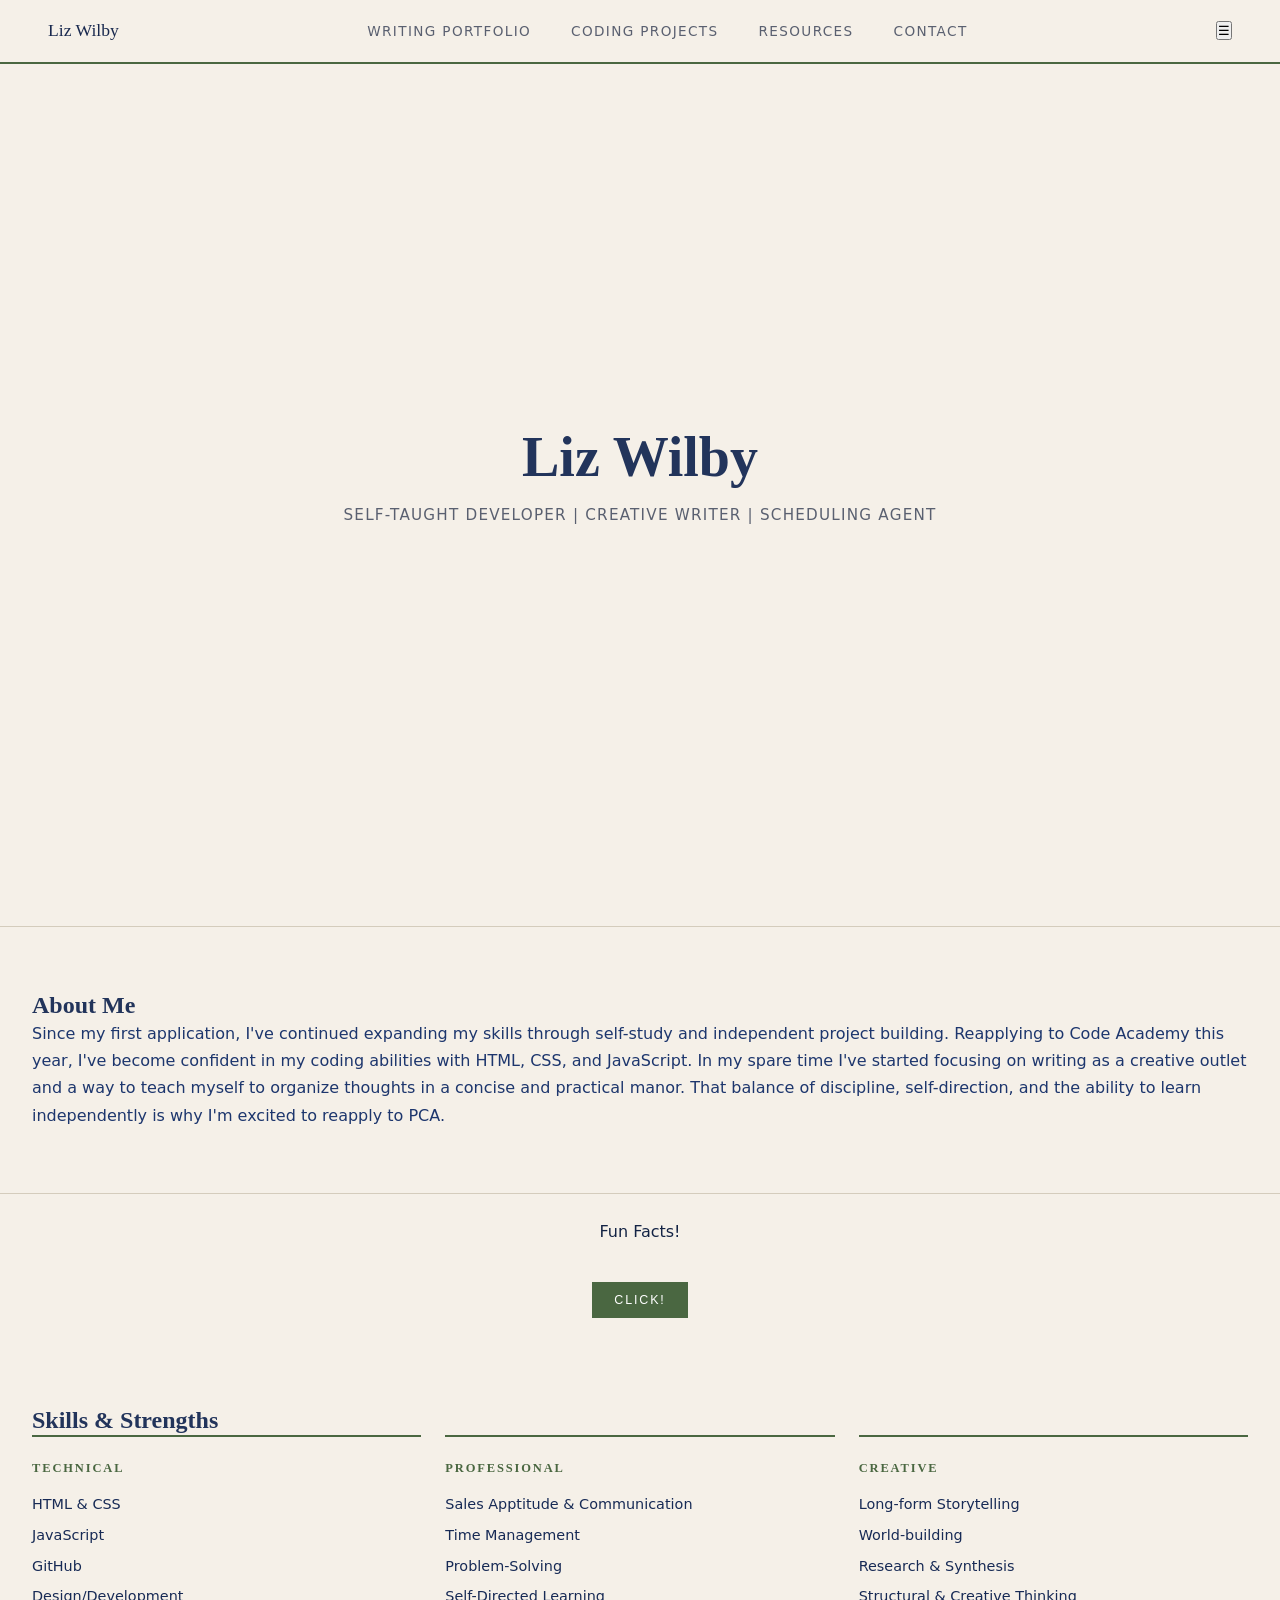
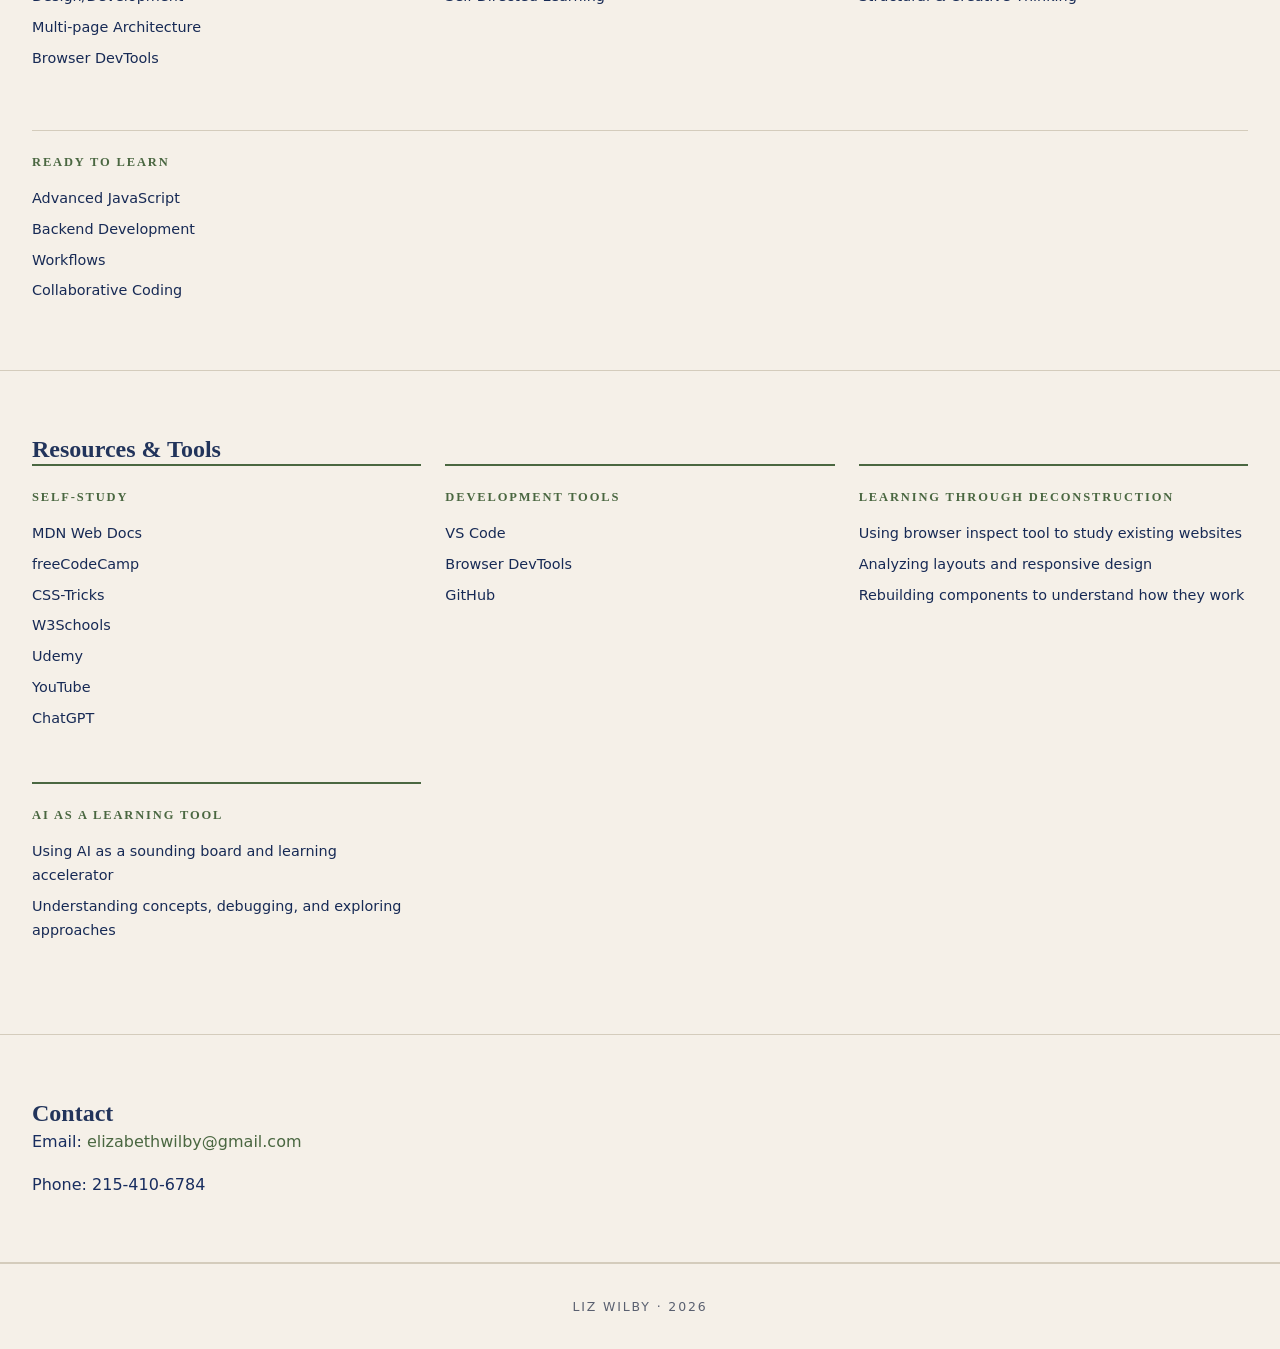
<file: index.html>
<!DOCTYPE html>
<html lang="en">
<head>
  <meta charset="UTF-8" />
  <meta name="viewport" content="width=device-width, initial-scale=1.0" />
  <title>Liz Wilby</title>
  <link rel="stylesheet" href="styles.css" />
</head>
<body>

  <!--nav -->
  <nav id="top-nav">
    <a href="index.html" class="nav-logo">Liz Wilby</a>
    <ul class="nav-links">
      <li><a href="writing.html">Writing Portfolio</a></li>
      <li><a href="projects.html">Coding Projects</a></li>
      <li><a href="#resources">Resources</a></li>
      <li><a href="#contact">Contact</a></li>
    </ul>
    <button class="nav-hamburger" id="hamburger">&#9776;</button><!--for mobile-->
  </nav>

  <!-- menu -->
  <div class="nav-mobile" id="nav-mobile">
    <a href="writing.html">Writing Portfolio</a>
    <a href="projects.html">Coding Projects</a>
    <a href="#resources">Resources</a>
    <a href="#contact">Contact</a>
  </div>

  <!--intro -->
  <section id="intro">
    <h1>Liz Wilby</h1>
    <p>Self-Taught Developer  |  Creative Writer  |  Scheduling Agent</p>
  </section>

  <!--about -->
  <section id="about">
    <h2>About Me</h2>
    <p>Since my first application, I've continued expanding my skills through self-study and independent project building.
    Reapplying to Code Academy this year, I've become confident in my coding abilities with HTML, CSS, and JavaScript. In my spare time I've started focusing on writing as a creative outlet and a way to teach myself to organize thoughts in a concise and practical manor.
    That balance of discipline, self-direction, and the ability to learn independently is why I'm excited to reapply to PCA.</p>
    <!--^add more to not good^-->
  </section>

  <!--fun fax! -->
  <div id="fact-box">
    <p id="fact-text">Fun Facts!</p>
    <button class="btn" onclick="newFact()">Click!</button>
  </div>

  <!--skills -->
  <section id="skills">
    <h2>Skills & Strengths</h2>

    <div class="skills-grid">
      <div class="skill-card">
        <h3>Technical</h3>
        <ul>
          <li>HTML & CSS</li>
          <li>JavaScript</li>
          <li>GitHub</li>
          <li>Design/Development</li>
          <li>Multi-page Architecture</li>
          <li>Browser DevTools</li>
        </ul>
      </div>

      <div class="skill-card">
        <h3>Professional</h3>
        <ul>
          <li>Sales Apptitude & Communication</li>
          <li>Time Management</li>
          <li>Problem-Solving</li>
          <li>Self-Directed Learning</li>
        </ul>
      </div>

      <div class="skill-card">
        <h3>Creative</h3>
        <ul>
          <li>Long-form Storytelling</li>
          <li>World-building</li>
          <li>Research & Synthesis</li>
          <li>Structural & Creative Thinking</li>
        </ul>
      </div>
    </div>

    <div class="skills-learning">
      <h3>Ready to Learn</h3>
      <ul>
        <li>Advanced JavaScript</li>
        <li>Backend Development</li>
        <li>Workflows</li>
        <li>Collaborative Coding</li>
      </ul>
    </div>
  </section>

  <!--resources -->
  <section id="resources">
    <h2>Resources & Tools</h2>

    <div class="resources-grid">
      <div class="resource-card">
        <h3>Self-Study</h3>
        <ul>
          <li>MDN Web Docs</li>
          <li>freeCodeCamp</li>
          <li>CSS-Tricks</li>
          <li>W3Schools</li>
          <li>Udemy</li>
          <li>YouTube</li>
          <li>ChatGPT</li>
        </ul>
      </div>

      <div class="resource-card">
        <h3>Development Tools</h3>
        <ul>
          <li>VS Code</li>
          <li>Browser DevTools</li>
          <li>GitHub</li>
        </ul>
      </div>

      <div class="resource-card">
        <h3>Learning Through Deconstruction</h3>
        <ul>
          <li>Using browser inspect tool to study existing websites</li>
          <li>Analyzing layouts and responsive design</li>
          <li>Rebuilding components to understand how they work</li>
        </ul>
      </div>

      <div class="resource-card">
        <h3>AI as a Learning Tool</h3>
        <ul>
          <li>Using AI as a sounding board and learning accelerator</li>
          <li>Understanding concepts, debugging, and exploring approaches</li>
        </ul>
      </div>
    </div>
  </section>

  <!--contact -->
  <section id="contact">
    <h2>Contact</h2>
    <p>Email: <a href="mailto:elizabethwilby@gmail.com">elizabethwilby@gmail.com</a></p>
    <p>Phone: 215-410-6784</p>
  </section>

  <!--f00ter -->
  <footer>
    <p>Liz Wilby  ·  2026</p>
  </footer>

  <script src="script.js"></script>
</body>
</html>
</file>
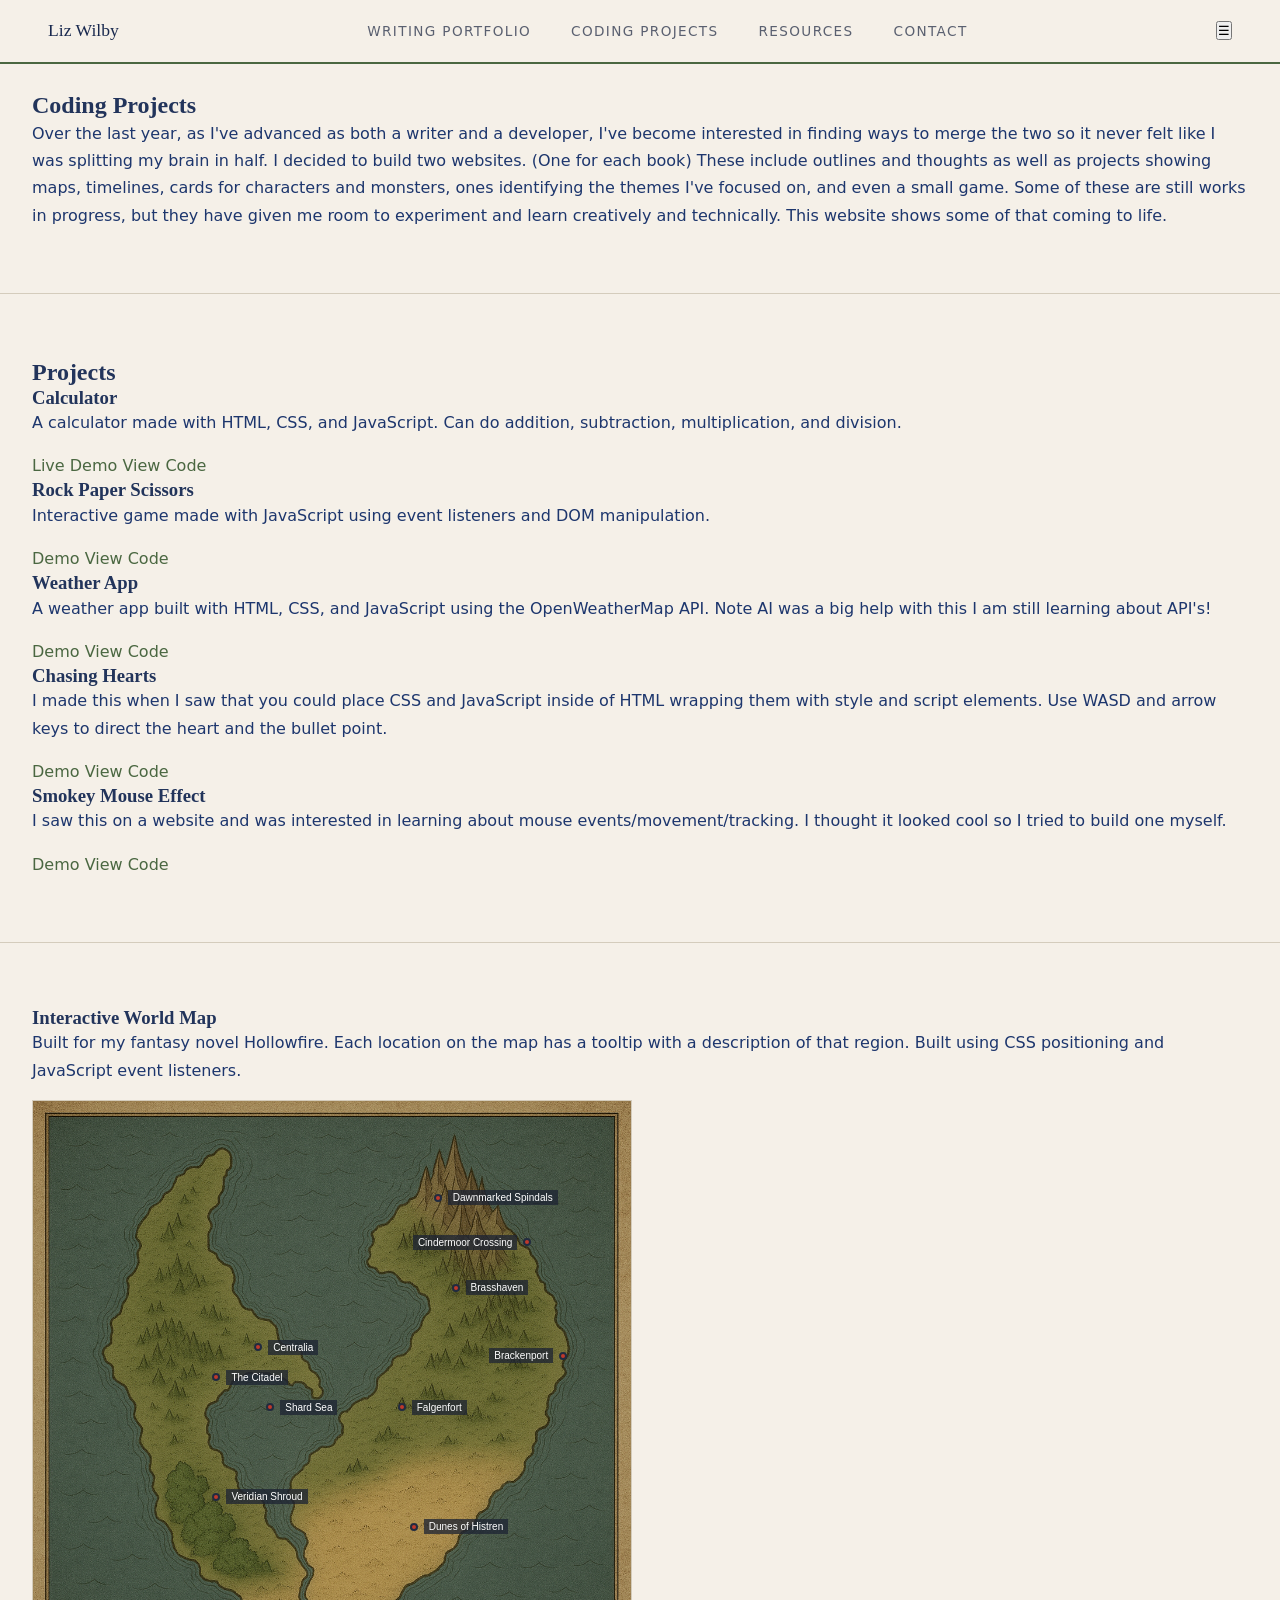
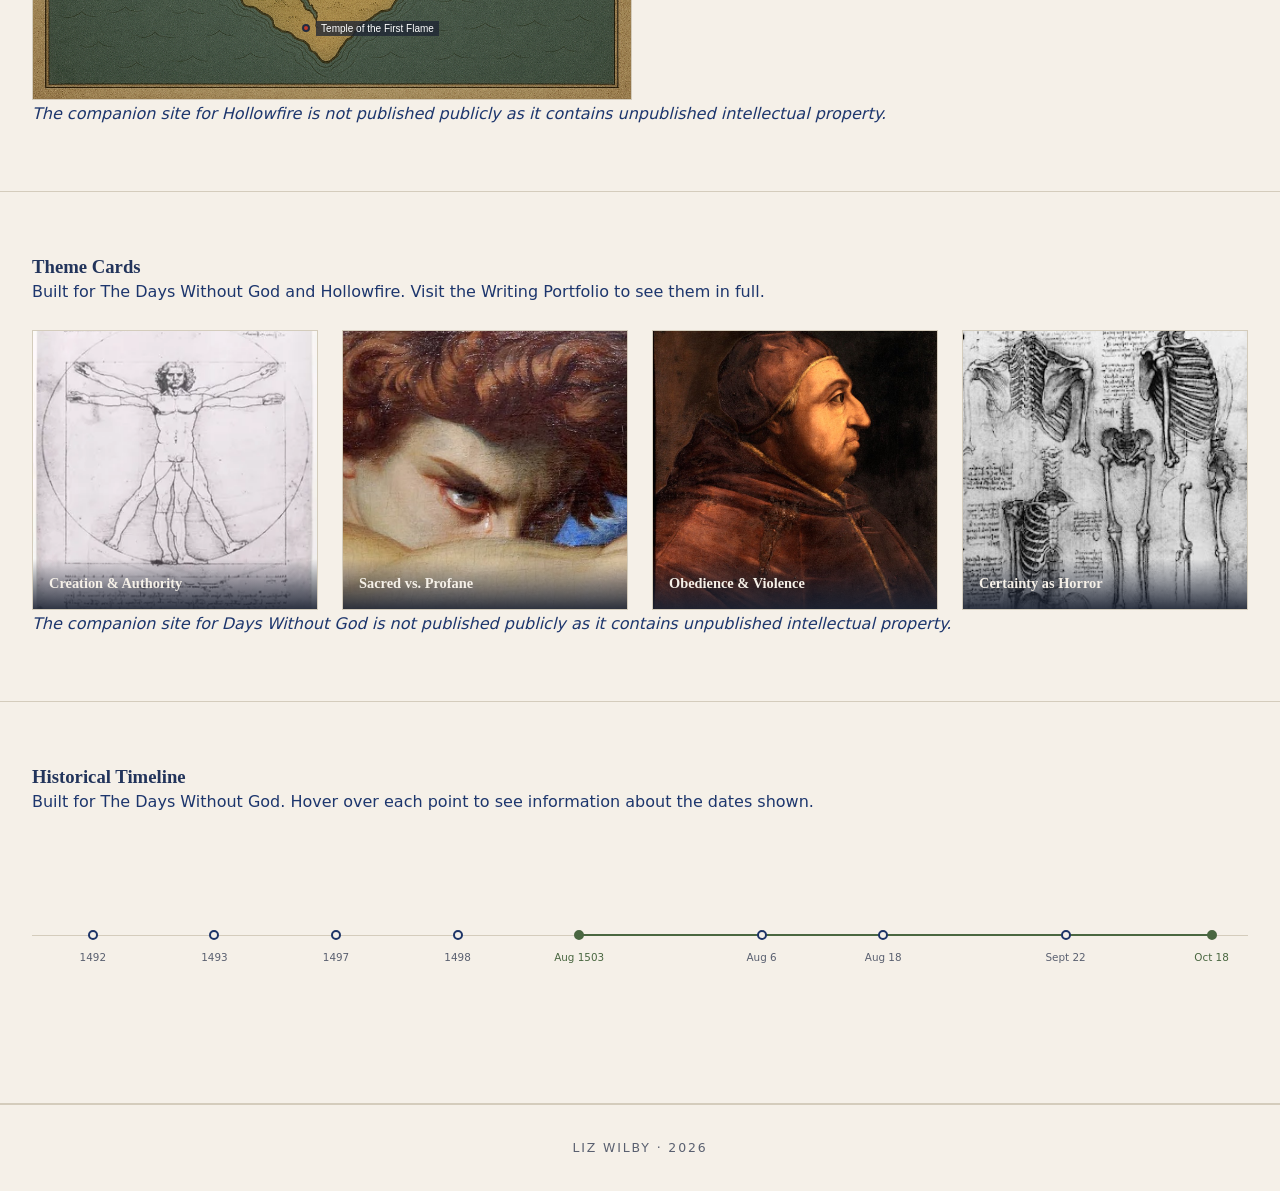
<file: projects.html>
<!DOCTYPE html>
<html lang="en">
<head>
  <meta charset="UTF-8" />
  <meta name="viewport" content="width=device-width, initial-scale=1.0" />
  <title>Liz Wilby — Coding Projects</title>
  <link rel="stylesheet" href="styles.css" />
</head>
<body>

  <!--nav -->
  <nav id="top-nav">
    <a href="index.html" class="nav-logo">Liz Wilby</a>
    <ul class="nav-links">
      <li><a href="writing.html">Writing Portfolio</a></li>
      <li><a href="projects.html">Coding Projects</a></li>
      <li><a href="index.html#resources">Resources</a></li>
      <li><a href="index.html#contact">Contact</a></li>
    </ul>
    <button class="nav-hamburger" id="hamburger">&#9776;</button> <!--for mobile-->
  </nav>

  <div class="nav-mobile" id="nav-mobile">
    <a href="writing.html">Writing Portfolio</a>
    <a href="projects.html">Coding Projects</a>
    <a href="index.html#resources">Resources</a>
    <a href="index.html#contact">Contact</a>
  </div>
  <!--intro-->
<section id="projects-intro">
    <h1>Coding Projects</h1>
    <p>Over the last year, as I've advanced as both a writer and a developer, I've become interested in finding ways to merge the two so it never felt like I was splitting my brain in half. I decided to build two websites. (One for each book) These include outlines and thoughts as well as projects showing maps, timelines, cards for characters and monsters, ones identifying the themes I've focused on, and even a small game. Some of these are still works in progress, but they have given me room to experiment and learn creatively and technically. This website shows some of that coming to life.</p>
    <!--strengthen^-->
  </section>
  <!-- projects -->
<section id="standalone-projects">
    <h2>Projects</h2>
  
    <div class="project-card">
      <h3>Calculator</h3>
      <p>A calculator made with HTML, CSS, and JavaScript. Can do addition, subtraction, multiplication, and division.</p>
      <a href="https://elizabeth-wilby.github.io/Calculator/" target="_blank">Live Demo</a>
      <a href="https://github.com/elizabeth-wilby/Calculator" target="_blank">View Code</a>
    </div>
  
    <div class="project-card">
      <h3>Rock Paper Scissors</h3>
      <p>Interactive game made with JavaScript using event listeners and DOM manipulation.</p>
      <a href="https://elizabeth-wilby.github.io/rock-paper-scissors/" target="_blank">Demo</a>
      <a href="https://github.com/elizabeth-wilby/rock-paper-scissors" target="_blank">View Code</a>
    </div>
    <div class="project-card">
      <h3>Weather App</h3>
      <p>A weather app built with HTML, CSS, and JavaScript using the OpenWeatherMap API. Note AI was a big help with this I am still learning about API's!</p>
      <a href="https://elizabeth-wilby.github.io/weather_App/" target="_blank">Demo</a>
      <a href="https://github.com/elizabeth-wilby/weather_App" target="_blank">View Code</a>
    </div>
    <div>
      <h3>Chasing Hearts</h3>
      <p>I made this when I saw that you could place CSS and JavaScript inside of HTML wrapping them with style and script elements. Use WASD and arrow keys to direct the heart and the bullet point.</p>
      <a href="https://elizabeth-wilby.github.io/chasinghearts/" target="_blank">Demo</a>
      <a href="https://github.com/elizabeth-wilby/chasinghearts" target="_blank"> View Code</a>
    </div>
    <div class="project-card">
      <h3>Smokey Mouse Effect</h3>
      <p>I saw this on a website and was interested in learning about mouse events/movement/tracking. I thought it looked cool so I tried to build one myself.</p>
      <a href="https://elizabeth-wilby.github.io/smokeymouse/" target="_blank">Demo</a>
      <a href="https://github.com/elizabeth-wilby/smokeymouse" target="_blank">View Code</a>
    </div>
  </section>
  <!--interactive map from playground  -->
<section id="map">
    <h3>Interactive World Map</h3>
    <p>Built for my fantasy novel Hollowfire. Each location on the map has a tooltip with a description of that region. Built using CSS positioning and JavaScript event listeners.</p>
  
    <div class="map-wrapper">
        <img src="Interactivemapimage.png" alt="Fantasy World Map" class="map-image">
        <button class="hotspot hotspot-mountains" data-region="mountains"><span class="pin"></span><span class="label">Dawnmarked Spindals</span></button>
        <button class="hotspot hotspot-desert" data-region="desert"><span class="pin"></span><span class="label">Dunes of Histren</span></button>
        <button class="hotspot hotspot-jungle" data-region="jungle"><span class="pin"></span><span class="label">Veridian Shroud</span></button>
        <button class="hotspot hotspot-channel" data-region="channel"><span class="pin"></span><span class="label">Shard Sea</span></button>
        <button class="hotspot hotspot-city" data-region="city"><span class="pin"></span><span class="label">Brasshaven</span></button>
        <button class="hotspot hotspot-city2" data-region="city2"><span class="pin"></span><span class="label">Centralia</span></button>
        <button class="hotspot hotspot-temple" data-region="temple"><span class="pin"></span><span class="label">Temple of the First Flame</span></button>
        <button class="hotspot hotspot-town" data-region="town"><span class="pin"></span><span class="label">Cindermoor Crossing</span></button>
        <button class="hotspot hotspot-town2" data-region="town2"><span class="pin"></span><span class="label">Brackenport</span></button>
        <button class="hotspot hotspot-town3" data-region="town3"><span class="pin"></span><span class="label">Falgenfort</span></button>
        <button class="hotspot hotspot-citadel" data-region="citadel"><span class="pin"></span><span class="label">The Citadel</span></button>
      </div>
      
      <div class="map-tooltip" id="map-tooltip"><strong></strong><p></p></div>

  
    <p><em>The companion site for Hollowfire is not published publicly as it contains unpublished intellectual property.</em></p>
  </section>
<!--flippy cards from playground -->
<section id="flip-cards">
    <h3>Theme Cards</h3>
    <p>Built for The Days Without God and Hollowfire. Visit the Writing Portfolio to see them in full.</p>
  
    <div class="theme-cards">
      <div class="theme-card">
        <div class="theme-card-inner">
          <div class="theme-card-front" style="background-image: url('Vitruvian-Man.webp');">
            <div class="card-overlay"><h3>Creation & Authority</h3></div>
          </div>
          <div class="theme-card-back">
            <p>If God won't act, can man act in His place? Girolamo believes every obstacle removed is proof of God's approval. Right and wrong and acting in desperation are meant to be judged by the reader.</p>
          </div>
        </div>
      </div>
  
      <div class="theme-card">
        <div class="theme-card-inner">
          <div class="theme-card-front" style="background-image: url('Fallen-Angel.jpg');">
            <div class="card-overlay"><h3>Sacred vs. Profane</h3></div>
          </div>
          <div class="theme-card-back">
            <p>Saints' relics stolen and reassembled. Not symbols but actual flesh and blood, stolen and repurposed for reassembly into one being. Creation or desecration?</p>
          </div>
        </div>
      </div>
  
      <div class="theme-card">
        <div class="theme-card-inner">
          <div class="theme-card-front" style="background-image: url('AlexanderVI.jpg');">
            <div class="card-overlay"><h3>Obedience & Violence</h3></div>
          </div>
          <div class="theme-card-back">
            <p>Murder a corrupt Pope to serve God. Obedience to higher authority requires disobedience to earthly power. Does serving God absolve that responsibility?</p>
          </div>
        </div>
      </div>
  
      <div class="theme-card">
        <div class="theme-card-inner">
          <div class="theme-card-front" style="background-image: url('anatomical-skeleton.jpg');">
            <div class="card-overlay"><h3>Certainty as Horror</h3></div>
          </div>
          <div class="theme-card-back">
            <p>Girolamo never doubts or questions himself. His certainty is absolute the way he views God's bestowed athority on himself.</p>
          </div>
        </div>
      </div>
    </div>
  
    <p><em>The companion site for Days Without God is not published publicly as it contains unpublished intellectual property.</em></p>
  </section>
  <!--timeline from playground -->
<section id="timeline">
    <h3>Historical Timeline</h3>
    <p>Built for The Days Without God. Hover over each point to see information about the dates shown.</p>
  
    <div class="timeline-container">
      <div class="timeline">
        <div class="timeline-line"></div>
        <div class="novel-span" style="left: 45%; width: 52%;"></div>
  
        <div class="timeline-event" style="left: 5%;">
          <div class="timeline-dot"></div>
          <div class="timeline-label">1492</div>
          <div class="timeline-popup"><strong>1492</strong><p>Rodrigo Borgia elected Pope Alexander VI through simony</p></div>
        </div>
  
        <div class="timeline-event" style="left: 15%;">
          <div class="timeline-dot"></div>
          <div class="timeline-label">1493</div>
          <div class="timeline-popup"><strong>1493</strong><p>Cesare Borgia made Cardinal at age 18</p></div>
        </div>
  
        <div class="timeline-event" style="left: 25%;">
          <div class="timeline-dot"></div>
          <div class="timeline-label">1497</div>
          <div class="timeline-popup"><strong>1497</strong><p>Juan Borgia murdered in Rome</p></div>
        </div>
  
        <div class="timeline-event" style="left: 35%;">
          <div class="timeline-dot"></div>
          <div class="timeline-label">1498</div>
          <div class="timeline-popup"><strong>1498</strong><p>Savonarola executed in Florence for heresy</p></div>
        </div>
  
        <div class="timeline-event" style="left: 45%;">
          <div class="timeline-dot novel-start"></div>
          <div class="timeline-label novel-label">Aug 1503</div>
          <div class="timeline-popup"><strong>Early August 1503</strong><p>Novel begins</p></div>
        </div>
  
        <div class="timeline-event" style="left: 60%;">
          <div class="timeline-dot"></div>
          <div class="timeline-label">Aug 6</div>
          <div class="timeline-popup"><strong>August 6, 1503</strong><p>Pope Alexander VI falls gravely ill</p></div>
        </div>
  
        <div class="timeline-event" style="left: 70%;">
          <div class="timeline-dot"></div>
          <div class="timeline-label">Aug 18</div>
          <div class="timeline-popup"><strong>August 18, 1503</strong><p>Pope Alexander VI dies</p></div>
        </div>
  
        <div class="timeline-event" style="left: 85%;">
          <div class="timeline-dot"></div>
          <div class="timeline-label">Sept 22</div>
          <div class="timeline-popup"><strong>September 22, 1503</strong><p>Cardinal Girolamo elected Pope Pius III</p></div>
        </div>
  
        <div class="timeline-event" style="left: 97%;">
          <div class="timeline-dot novel-end"></div>
          <div class="timeline-label novel-label">Oct 18</div>
          <div class="timeline-popup"><strong>October 18, 1503</strong><p>Pope Pius III dies after 26 days. Novel ends.</p></div>
        </div>
      </div>
    </div>
  </section>

  <!--f00ter -->
  <footer>
    <p>Liz Wilby  ·  2026</p>
  </footer>
  <script src="script.js"></script>
</body>
</html>
</file>
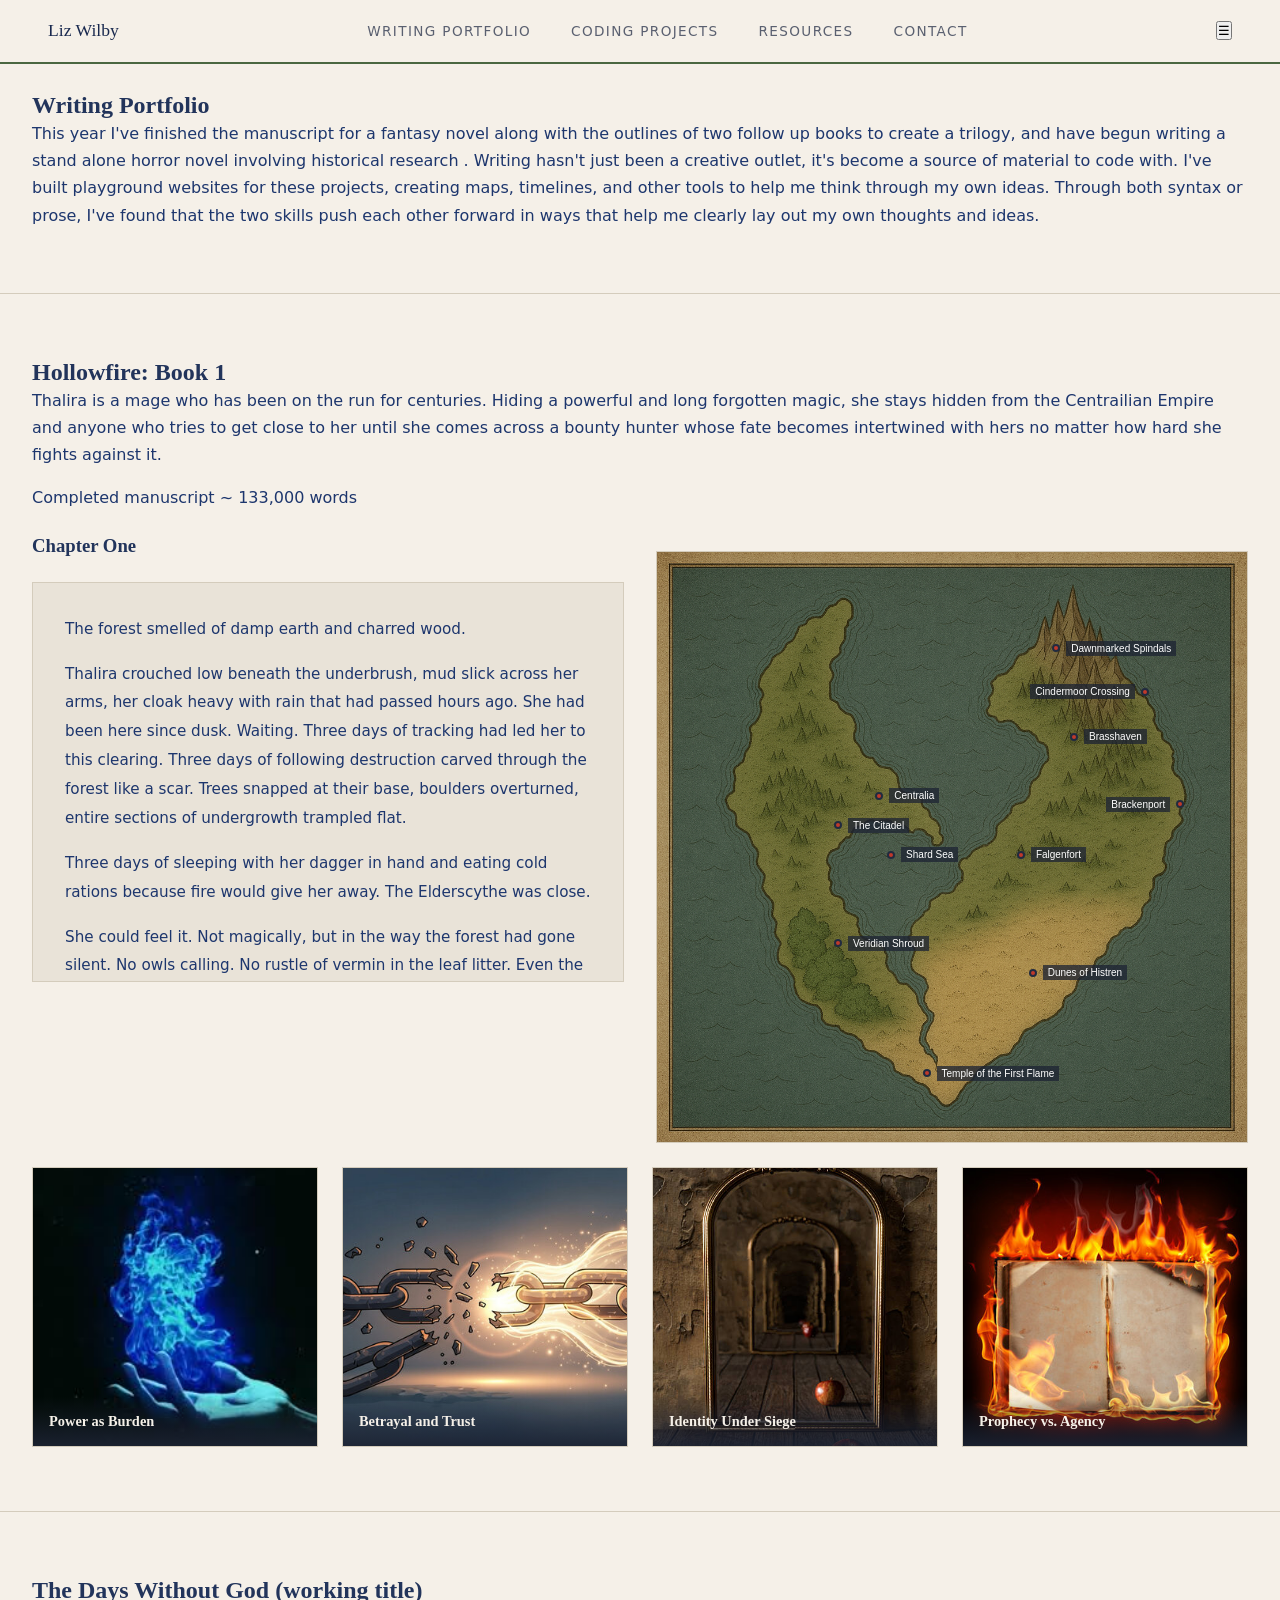
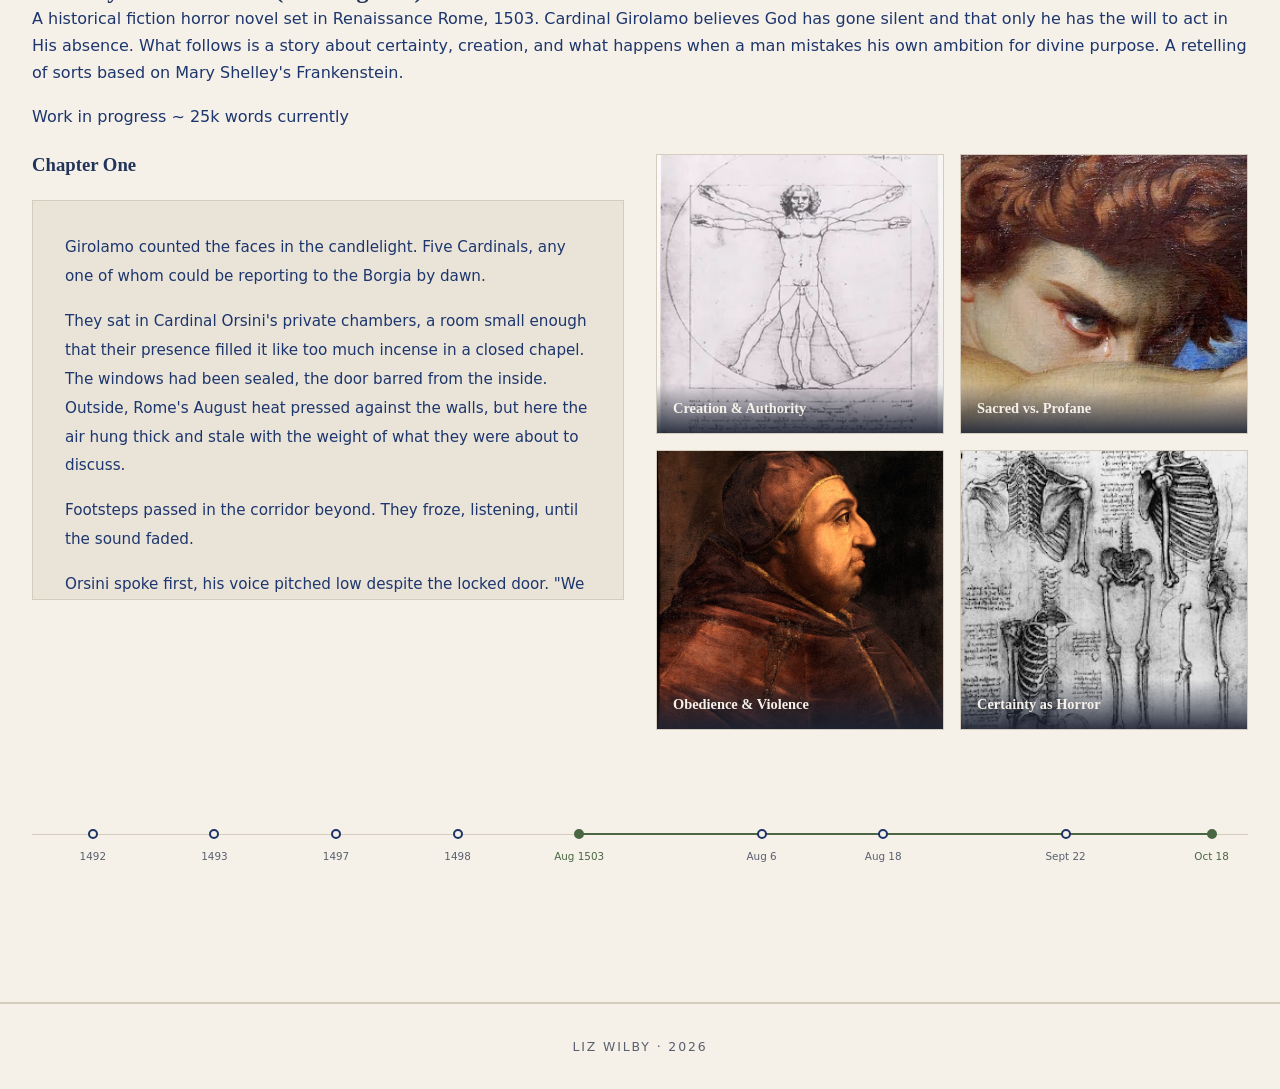
<file: writing.html>
<!DOCTYPE html>
<html lang="en">
<head>
  <meta charset="UTF-8" />
  <meta name="viewport" content="width=device-width, initial-scale=1.0" />
  <title>Liz Wilby — Writing Portfolio</title>
  <link rel="stylesheet" href="styles.css" />
</head>
<body>

  <!--nav -->
  <nav id="top-nav">
    <a href="index.html" class="nav-logo">Liz Wilby</a>
    <ul class="nav-links">
      <li><a href="writing.html">Writing Portfolio</a></li>
      <li><a href="projects.html">Coding Projects</a></li>
      <li><a href="index.html#resources">Resources</a></li>
      <li><a href="index.html#contact">Contact</a></li>
    </ul>
    <button class="nav-hamburger" id="hamburger">&#9776;</button><!--mobile-->
  </nav>

  <div class="nav-mobile" id="nav-mobile">
    <a href="writing.html">Writing Portfolio</a>
    <a href="projects.html">Coding Projects</a>
    <a href="index.html#resources">Resources</a>
    <a href="index.html#contact">Contact</a>
  </div>
  <!--intro -->
<section id="writing-intro">
  <h1>Writing Portfolio</h1>
  <p>This year I've finished the manuscript for a fantasy novel along with the outlines of two follow up books to create a trilogy, and have begun writing a stand alone horror novel involving historical research . Writing hasn't just been a creative outlet, it's become a source of material to code with. I've built playground websites for these projects, creating maps, timelines, and other tools to help me think through my own ideas. Through both syntax or prose, I've found that the two skills push each other forward in ways that help me clearly lay out my own thoughts and ideas.</p>
  <!--revisit^-->
</section>
<!--hollowfire -->
<section id="hollowfire">
  <h2>Hollowfire: Book 1</h2>
  <p> Thalira is a mage who has been on the run for centuries. Hiding a powerful and long forgotten magic, she stays hidden from the Centrailian Empire and anyone who tries to get close to her until she comes across a bounty hunter whose fate becomes intertwined with hers no matter how hard she fights against it.</p>
  <p>Completed manuscript ~ 133,000 words</p>
  <!--more^-->

  <div class="hollowfire-grid">
    <div>
      <h3>Chapter One</h3>
      <div class="writing-sample-box">
        <p>The forest smelled of damp earth and charred wood.</p>
        <p>Thalira crouched low beneath the underbrush, mud slick across her arms, her cloak heavy with rain that had passed hours ago. She had been here since dusk. Waiting. Three days of tracking had led her to this clearing. Three days of following destruction carved through the forest like a scar. Trees snapped at their base, boulders overturned, entire sections of undergrowth trampled flat.</p>
        <p>Three days of sleeping with her dagger in hand and eating cold rations because fire would give her away. The Elderscythe was close.</p>        
        <p>She could feel it. Not magically, but in the way the forest had gone silent. No owls calling. No rustle of vermin in the leaf litter. Even the insects had fled, leaving behind a stillness so complete it pressed against her eardrums.</p>
        <p>The village elder had been desperate when she'd stopped to resupply. The creature had demolished half their grain stores, crushed a farmer's cart, and nearly killed a hunting party that got too close. Brute strength and pure aggression. No cunning or strategy, just raw destructive force.</p>
        <p>The bounty was decent enough to keep her fed and moving for another month so she wouldn't have to stop more than necessary. Lingering anywhere for too long always brought curiosity from people, and the last thing she wanted was a conversation long enough to create an impression on some wide-eyed town folk eager to tell stories in the local tavern.</p>
        <p>Her fingers brushed the hilt of her dagger. The leather grip was worn smooth, molded to her palm after a few decades of use.</p>
        <p>The creature would return to its territory eventually. They always did. These predators were predictable that way.</p>
        <p>She just had to be patient.</p>
        <p>Moonlight filtered through the canopy in pale threads, illuminating patches of ground in silver. Her left leg had gone numb from holding position. She shifted her weight carefully, feeling pins and needles crawl up her thigh. A bead of sweat tracked down her spine despite the cool night air.</p>
        <p>Time stretched as the moon climbed higher. Its light shifted through branches, painting new shadows across the clearing. Her back ached. Her neck had started to cramp. She focused on her breathing, on the rhythm of it, on staying perfectly still.</p>
        <p>Then, somewhere in the darkness beyond the clearing, a branch cracked under weight.</p>
        <p>Thalira felt her pulse kick against her neck as she held her breath. Motionless, listening.</p>
        <p>The sound didn't repeat. She counted seconds, then a full minute. Nothing moved. Just the forest settling, she told herself. A deer, startled. Probably already gone.</p>
        <p>She exhaled slowly, letting her shoulders drop half an inch.</p>
        <p>A small gust of wind shifted through the air. Thalira's senses prickled. Something heavy was pushing through the branches. The snap of wood breaking echoed across the open space.</p>
        <p>Thalira steadied herself, slowly brushing her cloak back over her shoulders, readying to move at the right moment.</p>
        <p>The Elderscythe emerged from the tree line like something dragged up from deep earth.</p>
        <p>It was massive. Easily twice the size of a bear but low to the ground like a salamander. Mottled gray-green and black scales covered its body. Thick plates overlapping across its back and shoulders. Four powerful legs ended in webbed claws that dug furrows into the earth with each step. Its tail was long and muscular, ridged with bone, dragging behind and leaving the soft ground freshly turned.</p>
        <p>It turned its broad, flat head, taking in the clearing as it left the treeline. Its eyes were lightless black voids. She knew it hunted through scent and vibration, using its snout to taste the air as she watched the flaps of its nostrils open and close with each rattling breath. Her presence would be known soon.</p>
        <p>It circled the clearing slowly, claws churning earth, testing the space. Searching.</p>
        <p>Thalira waited until it turned its flank toward her.</p>
        <p>When she moved, she was silent.</p>
        <p>She drove her dagger toward the gap between its shoulder plates. The blade bit down, scraping across its thick scales, twisting her hand sideways with nowhere for her blade to sink into. The Elderscythe shrieked and spun, faster than something that size should move. Its tail whipped around like a battering ram.</p>
        <p>She dove left.</p>
        <p>Too slow.</p>
        <p>Its tail caught her across the ribs, launching her backwards into a tree. Her vision sparked white and pain exploded through her side, knocking the breath from her. She forced herself upright, gasping, but she had managed to keep the grip on her blade.</p>
        <p>The creature charged, claws ripping at the fresh, untrampled sod, crashing toward her with single-minded fury.</p>
        <p>Thalira rolled right as it lunged where she had just been, jaws snapping at empty air. It sank into the mud, claws raking against a nearby tree, and wheeled around for another pass.</p>
        <p>She braced herself, adjusted her grip and pulled her boots from the mud to make sure she was ready to move.</p>
        <p>The Elderscythe came at her again, faster this time. She moved left and at the last second dropped, diving beneath its belly and driving the blade up between the softer scales. The creature roared, thrashing violently. Its body slammed down nearly crushing her as she rolled away and back to her feet, whipping her muddy cloak free with a heavy slap.</p>
        <p>Dark, thick blood spilled from the wound, leaving the ground steaming where it began to pool.</p>
        <p>But it wasn't enough. It might eventually bleed out but she needed to be certain.</p>
        <p>The Elderscythe turned toward her again. Slower this time, taking in harsh wet gasps as it tried to steady itself. Wounded, it would be more dangerous, desperate to live through the battle.</p>
        <p>Thalira's ribs screamed with each inhale, but she could finish this. One more clean and precise strike would secure the bounty.</p>
        <p>The creature lowered its head. A sound began deep in its wounded belly and crawled up through its throat, thick with blood, until it tore free as a roar that sent dark spatter flying from its jaws.</p>
        <p>She would wait until the last possible second to dive out of its way and slip back under when it moved to turn again. But her ribs betrayed her. Pain lanced through her side and she was too slow, stumbled instead of rolling clear. The Elderscythe's shoulder clipped her, sending her sprawling.</p>
        <p>She hit the ground hard, feeling rock against spine and pain that penetrated through to her chest. The Elderscythe didn't wait for her, turning again, ready for the next attack.</p>
        <p>Thalira scrambled backward, but there was nowhere for her to go as her back snapped against a tree. Its jaws gaped wide, close enough that she could smell the rot on its breath.</p>
        <p>Heat flared in her chest as instinctual survival took over. She felt her Hollowfire rising before she could stop it.</p>
        <p>Her hands began to glow with a faint white light that bled through her skin, edging toward blue at her fingertips. The power built, gathering, ready to burn.</p>
        <p>A figure dropped from the trees.</p>
        <p>Thalira's heart stopped. She shoved the magic down hard, gasping with the effort, heat searing through her veins as she forced it back. The glow in her hands flickered and died just as the man landed between her and the Elderscythe.</p>
        <p>Tall, broad-shouldered, moving with lethal efficiency. Sword already drawn.</p>
        <p>The creature hesitated, confused by this new threat.</p>
        <p>Thalira shoved herself to her feet as her pulse continued to hammer. She couldn't tell if he'd seen. Couldn't tell if the light had faded fast enough.</p>
        <p>He didn't look at her, but he shifted left as she instinctively moved right, and suddenly they were on opposite sides of the Elderscythe. The creature swung its massive head between them, unable to track both at once.</p>
        <p>She saw the opening, snatching up her dagger and darting in to slash at its hind leg. The creature bellowed and twisted toward her. The man moved the instant it turned, driving his blade toward its exposed flank. The Elderscythe lurched back, and Thalira skipped sideways to avoid its tail as it whipped past.</p>
        <p>They were moving around it now, circling, and she realized they had fallen into a rhythm without meaning to. When he drew its attention, she found an angle. No words or planning, just motion and shadow and the whisper of blades cutting air.</p>
        <p>She drove her dagger into the soft tissue behind its jaw. It shrieked and reared back, taking her blade with it. The man moved in front of her, finding the gap in its throat she had been aiming for from the beginning. He drove his blade deep and twisted.</p>
        <p>The Elderscythe staggered. Its legs buckled and it sank into the ground, twitching once before it went still.</p>
        <p>Silence poured back into the clearing.</p>
        <p>Thalira stood there, breath ragged. The adrenaline was already starting to fade, leaving behind the dull throb of bruises beginning to form and a brittle ache where the tail had caught her. She could feel it settling into her bones and she knew her whole left side would be purple by morning.</p>
        <p>The man straightened slowly, wiped his blade clean on the grass, and sheathed it with practiced efficiency. He pulled her dagger free before turning to face her.</p>
        <p>Damp, dark curls fell over his forehead as sweat trailed down to his jawline. His eyes assessed her, cataloging her stance and the way she favored her right side. A faint scar marked his temple, just visible beneath his hairline before he turned his head and it disappeared into shadow. He wore travel-worn leathers and a cloak that had seen better days. No armor, just practical layers that allowed him to move.</p>
        <p>Bounty hunter, she thought immediately.</p>
        <p>They stood there for a moment, the dead Elderscythe between them, neither speaking. The silence stretched uncomfortably.</p>
        <p>He broke it first. "You alright?"</p>
        <p>His voice was low, steady, but not unkind as he held her dagger out for her to take hilt first.</p>
        <p>Thalira straightened despite the pain. "I had it." She took back her blade quickly, taking a step back to create more space between them.</p>
        <p>His brow lifted slightly. "You were about to be crushed."</p>
        <p>"I've had worse."</p>
        <p>"I don't doubt it." He glanced down at the corpse, then back at her. "Still. Timing worked out."</p>
        <p>She didn't miss the faint edge of satisfaction in his tone. Like he'd done her a favor.</p>
        <p>Her voice went flat. "That's my kill."</p>
        <p>"You didn't kill it."</p>
        <p>"I wounded it."</p>
        <p>"I finished it."</p>
        <p>"I've been tracking this thing for three days."</p>
        <p>"So have I."</p>
        <p>Her stomach dropped. Three days. He'd been out here for three days, following the same trail, close enough to find the same clearing, and she hadn't noticed him once. Had he noticed her or were they both invisible to one another this whole time?</p>
        <p>She reassessed him, taking in details she'd missed before. The mud caked on his boots matched the terrain she'd been crossing. The exhaustion around his eyes was the same bone-deep weariness she felt. The way his hand had drifted back toward the hilt of his blade, even sheathed, spoke to the same hypervigilance that kept her alive.</p>
        <p>"You're here for the bounty," she said flatly.</p>
        <p>"So are you."</p>
        <p>"I was here first."</p>
        <p>"Doesn't matter who was here first." He crossed his arms. "Matters who killed it."</p>
        <p>Thalira's hand twitched toward her dagger. "We both did."</p>
        <p>He tilted his head, weighing her words for a long moment. "True."</p>
        <p>"So we split it."</p>
        <p>"Or," he said slowly, "I take the whole thing, since I'm the one who actually put it down."</p>
        <p>Heat flickered beneath her skin, prickling with irritation that threatened to ignite into something worse. Anger threaded through it, but beneath that sat something deeper, something that had coiled tight in her chest the moment her hands had started to glow and nearly given her away.</p>
        <p>She shoved it down hard, forcing her breathing to steady.</p>
        <p>Not here. Not now. Not in front of a stranger.</p>
        <p>"Try it," she said quietly.</p>
        <p>He studied her for a long moment, eyes narrowing as he looked her fully up and down. Then his mouth curved into something that wasn't quite a smile. "Relax. I'm not interested in fighting you."</p>
        <p>"Then what are you interested in?"</p>
        <p>"Getting paid." He shrugged, the movement casual. "Same as you, I'd imagine."</p>
        <p>She said nothing as she pressed a hand to her ribs. She felt around the familiar yet manageable pain. And beneath it all, the heat in her chest pulsed faintly, a steady reminder that she was running out of time.</p>
        <p>He was still watching her, and she realized he was waiting for an answer. Waiting for her to argue, maybe. Or negotiate.</p>
        <p>Fuck this.</p>
        <p>She couldn't stay. Not while her magic hummed beneath her skin like a question waiting to be answered. Not when every passing second was another chance for it to flicker into visibility.</p>
        <p>"Fine," she said abruptly. "It's yours."</p>
        <p>He blinked. "What?"</p>
        <p>"The bounty. Take it. I don't care."</p>
        <p>She turned and started walking toward the treeline.</p>
        <p>"Wait-"</p>
        <p>She didn't stop.</p>
        <p>"At least let me-"</p>
        <p>"I'm fine."</p>
        <p>She heard him take a step forward. "You're hurt."</p>
        <p>"I said I'm fine."</p>
        <p>She kept walking, jaw tight, hands clenched into fists. The heat in her chest pulsed again, stronger this time, insistent. Her fingers tingled as warmth began to gather beneath her skin. She forced her breathing slower, counted her steps, focused on the ache in her side instead of the pressure building in her veins.</p>
        <p>Ten steps. Twenty.</p>
        <p>She reached the edge of the clearing and glanced back once.</p>
        <p>He was still standing there beside the Elderscythe's corpse, watching her with an expression she couldn't read. Confusion, maybe. Or curiosity.</p>
        <p>"Name's Caius," he called.</p>
        <p>She didn't answer. She slipped into the trees and kept moving, and this time he didn't follow.</p>
        <p>Thalira didn't stop until she was a mile deep into the forest.</p>
        <p>Then she leaned against a tree, pressing her forehead to the rough bark, and exhaled slowly. Her hands were shaking. Not from fear. From restraint.</p>
        <p>The Hollowfire had risen too close to the surface. She had felt the heat gathering behind her ribs, the way her fingertips had started to glow before she shoved it all back down. A few more seconds and he would have seen it. A few more seconds and everything she'd spent centuries hiding would have been laid bare in front of a complete stranger.</p>
        <p>If he had seen her hands glowing…</p>
        <p>She swallowed hard.</p>
        <p>Too close.</p>
        <p>Looking down at her palms, the faint luminescence had faded completely, leaving only a dull ache from holding back and the tremor of adrenaline still working its way out of her system.</p>
        <p>She had been careful for so long. Decades of keeping her head down, taking jobs that kept her moving, never staying anywhere long enough for people to ask questions. Never letting anyone get close enough to notice the way she hid her hands when she was angry, or the way her skin sometimes felt too warm to the touch.</p>
        <p>And now some random bounty hunter had almost seen her lose control.</p>
        <p>She pushed off the tree and started walking again. South. Away from cities, away from crowds, away from anyone who might recognize what she was.</p>
        <p>Behind her, the forest was silent.</p>
        <p>Thalira didn't stop walking until she found a place to make camp.</p>
        <p>She built a small fire and sat with her back against a tree, staring into the flames. The bruise had spread across her left side, creating a deep tenderness that made each breath feel deliberate. Her hands still tingled faintly with the memory of power she had almost lost control of.</p>
        <p>Caius.</p>
        <p>She didn't know why the name stuck in her head. Didn't know why she kept replaying the way he had moved during the fight. Like violence was a language he had learned young and never forgotten. Didn't know why she kept thinking about the moment they had moved around the Elderscythe together, falling into sync without a word, like they'd done it a hundred times before.</p>
        <p>She shook her head and prodded the fire with a stick.</p>
        <p>It didn't matter.</p>
        <p>She had given up the bounty and left him behind. She would move on to the next job, the next town, the next forest. That was what she always did. Keep moving. Keep hidden. Keep surviving.</p>
        <p>She pulled her cloak tighter around her shoulders and closed her eyes, trying not to think about glowing hands or dark-haired strangers who fought like they had something to prove.</p>
        <p>Tomorrow she would head farther south. Tomorrow she would forget this ever happened.</p>
        <p>But somewhere inside her the Hollowfire pulsed steadily. Soft and curious and still awake.</p>
        <p>And she had the unsettling feeling that forgetting wasn't going to be as easy as she hoped.</p>
</div>
</div>

<div>
  <div class="map-wrapper">
    <img src="Interactivemapimage.png" alt="Fantasy World Map" class="map-image">
    <button class="hotspot hotspot-mountains" data-region="mountains"><span class="pin"></span><span class="label">Dawnmarked Spindals</span></button>
    <button class="hotspot hotspot-desert" data-region="desert"><span class="pin"></span><span class="label">Dunes of Histren</span></button>
    <button class="hotspot hotspot-jungle" data-region="jungle"><span class="pin"></span><span class="label">Veridian Shroud</span></button>
    <button class="hotspot hotspot-channel" data-region="channel"><span class="pin"></span><span class="label">Shard Sea</span></button>
    <button class="hotspot hotspot-city" data-region="city"><span class="pin"></span><span class="label">Brasshaven</span></button>
    <button class="hotspot hotspot-city2" data-region="city2"><span class="pin"></span><span class="label">Centralia</span></button>
    <button class="hotspot hotspot-temple" data-region="temple"><span class="pin"></span><span class="label">Temple of the First Flame</span></button>
    <button class="hotspot hotspot-town" data-region="town"><span class="pin"></span><span class="label">Cindermoor Crossing</span></button>
    <button class="hotspot hotspot-town2" data-region="town2"><span class="pin"></span><span class="label">Brackenport</span></button>
    <button class="hotspot hotspot-town3" data-region="town3"><span class="pin"></span><span class="label">Falgenfort</span></button> 
    <button class="hotspot hotspot-citadel" data-region="citadel"><span class="pin"></span><span class="label">The Citadel</span></button><!--new, add to projects-->
  </div>
  <div class="map-tooltip" id="map-tooltip-writing"><strong></strong><p></p></div>
  </div>

</div>

<!--hollowfire themecards -->

<div class="theme-cards">
  <div class="theme-card">
    <div class="theme-card-inner">
      <div class="theme-card-front" style="background-image: url('bluefirehand.jpg');">
        <div class="card-overlay"><h3>Power as Burden</h3></div>
      </div>
      <div class="theme-card-back">
        <p>Hollowfire isn't something Thalira gets to celebrate. It isolates her, corrupts those she loves, and demands she keep it hidden. The magic is as much a curse as it is strength.</p>
      </div>
    </div>
  </div>

  <div class="theme-card">
    <div class="theme-card-inner">
      <div class="theme-card-front" style="background-image: url('brokenchain.jpg');">
        <div class="card-overlay"><h3>Betrayal and Trust</h3></div>
      </div>
      <div class="theme-card-back">
        <p>Nearly every major relationship in the book is filtered through betrayal. The story asks whether love and loyalty can survive it, and whether being broken by someone you chose is forgivable.</p>
      </div>
    </div>
  </div>

  <div class="theme-card">
    <div class="theme-card-inner">
      <div class="theme-card-front" style="background-image: url('mirror.jpg');">
        <div class="card-overlay"><h3>Identity Under Siege</h3></div>
      </div>
      <div class="theme-card-back">
        <p>Both protagonists are running from who they were made to be. The central question for both is whether you can define yourself outside of what was done to you or what you were built to serve.</p>
      </div>
    </div>
  </div>

  <div class="theme-card">
    <div class="theme-card-inner">
      <div class="theme-card-front" style="background-image: url('bookonfire.jpg');">
        <div class="card-overlay"><h3>Prophecy vs. Agency</h3></div>
      </div>
      <div class="theme-card-back">
        <p>Prophecy is only as honest as the person interpreting it. The book sets up a tension between destiny as something that chooses you versus something people weaponize and manipulate.</p>
      </div>
    </div>
  </div>
</div>
</section>

<!--days without god -->
<section id="days-without-god">
  <h2>The Days Without God (working title)</h2>
  <p>A historical fiction horror novel set in Renaissance Rome, 1503. Cardinal Girolamo believes God has gone silent and that only he has the will to act in His absence. What follows is a story about certainty, creation, and what happens when a man mistakes his own ambition for divine purpose. A retelling of sorts based on Mary Shelley's Frankenstein.</p>
  <p>Work in progress ~ 25k words currently</p>

  <div class="dwg-grid">
    <div>
      <h3>Chapter One</h3>
  <div class="writing-sample-box">
    <p>Girolamo counted the faces in the candlelight. Five Cardinals, any one of whom could be reporting to the Borgia by dawn.</p>
    <p>They sat in Cardinal Orsini's private chambers, a room small enough that their presence filled it like too much incense in a closed chapel. The windows had been sealed, the door barred from the inside. Outside, Rome's August heat pressed against the walls, but here the air hung thick and stale with the weight of what they were about to discuss.</p>
    <p>Footsteps passed in the corridor beyond. They froze, listening, until the sound faded.</p>
    <p>Orsini spoke first, his voice pitched low despite the locked door. "We all know why we are here. His Holiness..." The title came out like something sour. "He has made a mockery of the papacy."</p>
    <p>A few heads nodded. Cardinal Della Rovere leaned forward, flame-light catching the sharp angles of his face. "The entire Curia knows what he is. A whoremaster in papal robes. But that is not why we have risked meeting like this."</p>
    <p>Girolamo watched old Cardinal Carafa's trembling hands smooth the letters spread across the table. Reports from Assisi, from Siena, from Padua. From churches across Christendom, all saying the same impossible thing.</p>
    <p>Relics were disappearing.</p>
    <p>Girolamo's heartbeat remained steady. He had known this moment would come.</p>
    <p>"Not stolen," Carafa said, his voice thin with age. "Or rather, stolen, but the custodians dare not say so publicly." He lifted one of the letters, holding it close to the flame. "The Franciscans at Assisi write in desperation. Saint Francis's hand, the right hand bearing the stigmata, has vanished from its reliquary. The locks were undisturbed. The seals unbroken. But when they opened it for private verification..." He looked up. "Gone. Completely. They have told no one. Not even their own brothers. The fear of what the faithful would do if they knew."</p>
    <p>Orsini's jaw tightened. "It is not just Assisi."</p>
    <p>"No." Carafa sorted through the correspondence with shaking hands. "Siena reports the same — Saint Catherine's heart, vanished from crystal. Padua, Saint Anthony's tongue. Venice, Verona, even Naples. San Gennaro's blood, gone." His voice dropped. "All of them. Locks untouched. Seals unbroken. But the relics themselves..." He gestured at empty air.</p>
    <p>Girolamo kept his expression carefully neutral, his hands folded in his lap where no one could see them clench. He knew every word in those letters. Had anticipated this meeting for weeks.</p>
    <p>"Who could do such a thing?" Cardinal Michiel leaned forward as if he could see the parchment better through sheer will. Nearly blind now, the old Venetian's milky eyes searched the table. "To steal from the Church. To open sealed reliquaries without breaking locks."</p>
    <p>"Someone with resources," Della Rovere said. "Wealth. Connections. These relics are priceless. There are collectors who would pay fortunes."</p>
    <p>"To what end?" Carafa's voice shook. "What would anyone do with Saint Francis's hand? With Catherine's heart? They cannot display them publicly without revealing the theft."</p>
    <p>"Sell them," Orsini said. "To the highest bidder. Kings who want legitimacy. Nobles who want to claim divine favor. There are men who would pay a kingdom's treasury for a saint's bones."</p>
    <p>Michiel's hands tightened on the armrests of his chair. "Then these relics are lost. Scattered to private collections. Hidden away in some duke's chambers, some prince's vault. Never to return to the faithful."</p>
    <p>"Or worse," Della Rovere said. "In the hands of heretics. Protestants who would destroy them to prove Rome's corruption. Luther's followers would burn Saint Catherine's heart in the town square if they had the chance."</p>
    <p>Carafa made the sign of the cross, his lips moving in silent prayer.</p>
    <p>"We must tell His Holiness," Michiel said. "The Holy Father must be informed. He has resources we lack, authority to demand answers."</p>
    <p>"No." Orsini's voice was flat. "We cannot tell Alexander."</p>
    <p>Silence.</p>
    <p>"His judgment has been erratic," Orsini continued, choosing each word with care. "If he learns that relics are vanishing under his papacy, under his watch..." He gestured at nothing in particular. "We cannot predict how he would react. What accusations he might make. Who he might blame."</p>
    <p>"He might blame us," Della Rovere said. "Claim it is a conspiracy among Cardinals. Use it as excuse to remove anyone he sees as a threat."</p>
    <p>"Or he might do nothing," Carafa said. "Tell us it is not his concern. That we are overreacting. He barely attends Mass anymore. Why would he care about saints' relics?"</p>
    <p>The argument began to fracture them. Della Rovere wanted agents, spies, men who could investigate without raising alarm. Carafa insisted on working through official Church channels, approaching bishops and abbots with carefully worded inquiries. Michiel wanted to do nothing, to pray and wait for God to reveal the thief.</p>
    <p>Girolamo watched them splinter.</p>
    <p>He waited until the moment was right.</p>
    <p>"Perhaps we should consider who would benefit most from weakening Rome's spiritual authority," he said. The room fell silent. "The German princes. Luther's followers. They have already rejected papal authority, rejected the veneration of saints. What better way to prove their point than to steal our most sacred relics? To show the faithful that Rome cannot even protect the bones of its own saints?"</p>
    <p>Orsini's expression shifted. "You think this is Protestant?"</p>
    <p>"I think there are kingdoms that would pay handsomely to see the Church humiliated. To prove that our claims of divine protection are hollow." Girolamo kept his voice measured. "And there are men close to us, here in Rome, who serve interests other than the Church's. Ambassadors. Merchants with connections to Venice, to Florence, to courts across Europe. Any one of them could be coordinating this."</p>
    <p>"Then it is political," Della Rovere said. "Not spiritual."</p>
    <p>"All attacks on the Church are spiritual," Girolamo said quietly. "Whether the thieves know it or not."</p>
    <p>Carafa nodded slowly. "It would explain the scale. The resources required. No common criminal could manage this."</p>
    <p>"And it would explain why they have been careful not to raise alarm," Orsini added. "If the goal is to humiliate Rome, they would want the thefts discovered all at once. Maximum impact. The faithful learning that dozens of relics have vanished while we were ignorant."</p>
    <p>Girolamo let them take the bait. Watched them turn their attention outward, toward foreign enemies and political rivals.</p>
    <p>"Then we must act," Della Rovere said. "Immediately. Before more are taken. Before whatever purpose they serve is completed."</p>
    <p>"And risk word spreading?" Orsini shook his head. "The moment we send official inquiries, rumors will start. The faithful will panic."</p>
    <p>"Damn the faithful's panic!" Della Rovere rose from his seat. "We are talking about saints' relics in the hands of our enemies."</p>
    <p>"Lower your voice." Orsini's command was sharp.</p>
    <p>Della Rovere sat, but fury remained in every line of his body.</p>
    <p>The silence stretched. Each man looked at the others, waiting for someone to offer a solution that would not end in disaster.</p>
    <p>Finally, Orsini spoke. "We need someone to coordinate this quietly. To reach out to the affected churches without raising alarm. To compile what we know." He looked around the room. "To find whoever is doing this before they complete whatever work they have begun."</p>
    <p>Girolamo waited three heartbeats. Let someone else almost volunteer.</p>
    <p>"I will do it."</p>
    <p>All eyes turned to him.</p>
    <p>Orsini's gaze narrowed. "You have traveled extensively these past years, have you not, Girolamo?"</p>
    <p>A test. Girolamo met it without flinching. "To Jerusalem. To strengthen my faith after bearing witness to His Holiness's excesses. The pilgrimage clarified certain things."</p>
    <p>Orsini nodded slowly.</p>
    <p>"I can write to the churches under pretense of general verification," Girolamo continued. "A routine audit of relic inventories. Nothing to cause alarm, but enough to gather information. I can coordinate responses quietly, compile what we learn." He met each man's gaze in turn. "And I can be discreet."</p>
    <p>Carafa nodded. "Cardinal Girolamo has always been thorough in his duties."</p>
    <p>"It is settled then." Orsini's relief was visible. Someone else willing to handle the burden, to take responsibility. "You will report back to us. Privately. As you learn more."</p>
    <p>Girolamo inclined his head. "Of course."</p>
    <p>The meeting dissolved with the careful choreography of men who knew they had just committed treason by gathering. They left in pairs, minutes apart, taking different routes through the Vatican's labyrinthine corridors. Girolamo left with Carafa, the old man's hand light on his sleeve as they navigated the darkened halls.</p>
    <p>When they reached the intersection where their paths diverged, Carafa paused. "Your devotion to the Church has always been an example to us, brother. But take care. These are dangerous times for men who stand too firmly in the light."</p>
    <p>"I am always careful."</p>
    <p>Carafa's expression suggested he was not entirely convinced, but he nodded and continued down his corridor.</p>
    <p>Girolamo walked the rest of the way alone.</p>
    <p>His chambers were in the older section of the Vatican, down corridors that smelled of ancient stone and lamp oil. He passed night guards who nodded respectfully, their torches casting his shadow long against the walls. When he finally reached his door, he paused, listening. The corridor was empty. Silent.</p>
    <p>Inside, he locked the door behind him and went immediately to the window. He pushed it open just enough to see Rome spread below. Even at this hour, the city moved. Torchlight flickered in the streets. Somewhere, a woman laughed. Somewhere else, someone screamed.</p>
    <p>Alexander's Rome.</p>
    <p>Girolamo touched the small vial hidden in the inner pocket of his robes. The poison was colorless, tasteless, dissolved completely in wine. He had acquired it months ago from an apothecary in Florence who asked no questions and remembered no faces. Slow-acting, the symptoms easily mistaken for a dozen other ailments. Fever. Vomiting. The rapid decomposition that would follow would be blamed on Rome's August heat, on Alexander's gluttony, on divine judgment if the faithful felt poetic.</p>
    <p>No one would suspect.</p>
    <p>When Alexander died, there would be chaos. A conclave. Cardinals scrambling for power, for alliances, for the throne of Peter.</p>
    <p>There would also be time. A few days, perhaps a week, while they prepared. While Rome held its breath and waited.</p>
    <p>Time enough to complete his work.</p>
    <p>Girolamo let the window fall closed. He went to his desk, lit a candle, and withdrew the letters from inside his robes. Evidence of his own thefts, written in other men's desperate hands.</p>
    <p>He would compile their reports. He would coordinate the investigation.</p>
    <p>He would control every piece of information that reached the other Cardinals.</p>
    <p>He spread the letters across his desk. The first was from Assisi. Brother Tomasso's handwriting shook across the page. We have verified three times. The reliquary was sealed. The locks untouched. Yet when we opened it for the bishop's private inspection, we found only empty velvet. Saint Francis's hand is gone. We dare not speak of this publicly. The faithful would riot. We beg Your Eminence for guidance...</p>
    <p>The letter went on, spiraling into panic and prayer.</p>
    <p>Girolamo set it aside and reached for the next. Siena. Then Padua. Then Venice. Each one the same desperate plea. Each one cataloging exactly what he had taken.</p>
    <p>He would write back to each, of course. Express concern. Promise investigation. Ask for patience and silence.</p>
    <p>And when they finally understood what he had done, when they saw what he had created, they would fall to their knees and know that salvation sometimes required the courage to force God's hand.</p>
  </div>
</div>
<!--dwg cards-->
<div class="dwg-cards">
  <div class="theme-card">
    <div class="theme-card-inner">
      <div class="theme-card-front" style="background-image: url('Vitruvian-Man.webp');">
        <div class="card-overlay"><h3>Creation & Authority</h3></div>
      </div>
      <div class="theme-card-back">
        <p>If God won't act, can man act in His place? Girolamo believes every obstacle removed is proof of God's approval. Right and wrong and acting in desperation are meant to be judged by the reader.</p>
      </div>
    </div>
  </div>

  <div class="theme-card">
    <div class="theme-card-inner">
      <div class="theme-card-front" style="background-image: url('Fallen-Angel.jpg');">
        <div class="card-overlay"><h3>Sacred vs. Profane</h3></div>
      </div>
      <div class="theme-card-back">
        <p>Saints' relics stolen and reassembled. Not symbols but actual flesh and blood, stolen and repurposed for reassembly into one being. Creation or desecration?</p>
      </div>
    </div>
  </div>

  <div class="theme-card">
    <div class="theme-card-inner">
      <div class="theme-card-front" style="background-image: url('AlexanderVI.jpg');">
        <div class="card-overlay"><h3>Obedience & Violence</h3></div>
      </div>
      <div class="theme-card-back">
        <p>Murder a corrupt Pope to serve God. Obedience to higher authority requires disobedience to earthly power. Does serving God absolve that responsibility?</p>
      </div>
    </div>
  </div>

  <div class="theme-card">
    <div class="theme-card-inner">
      <div class="theme-card-front" style="background-image: url('anatomical-skeleton.jpg');">
        <div class="card-overlay"><h3>Certainty as Horror</h3></div>
      </div>
      <div class="theme-card-back">
        <p>Girolamo never doubts or questions himself. His certainty is absolute the way he views God's bestowed athority on himself.</p>
      </div>
    </div>
  </div>

  </div>
</div>
<!--dwg timeline -->
<div class="timeline-container">
  <div class="timeline">
    <div class="timeline-line"></div>
    <div class="novel-span" style="left: 45%; width: 52%;"></div>

    <div class="timeline-event" style="left: 5%;">
      <div class="timeline-dot"></div>
      <div class="timeline-label">1492</div>
      <div class="timeline-popup"><strong>1492</strong><p>Rodrigo Borgia elected Pope Alexander VI through simony</p></div>
    </div>

    <div class="timeline-event" style="left: 15%;">
      <div class="timeline-dot"></div>
      <div class="timeline-label">1493</div>
      <div class="timeline-popup"><strong>1493</strong><p>Cesare Borgia made Cardinal at age 18</p></div>
    </div>

    <div class="timeline-event" style="left: 25%;">
      <div class="timeline-dot"></div>
      <div class="timeline-label">1497</div>
      <div class="timeline-popup"><strong>1497</strong><p>Juan Borgia murdered in Rome</p></div>
    </div>

    <div class="timeline-event" style="left: 35%;">
      <div class="timeline-dot"></div>
      <div class="timeline-label">1498</div>
      <div class="timeline-popup"><strong>1498</strong><p>Savonarola executed in Florence for heresy</p></div>
    </div>

    <div class="timeline-event" style="left: 45%;">
      <div class="timeline-dot novel-start"></div>
      <div class="timeline-label novel-label">Aug 1503</div>
      <div class="timeline-popup"><strong>Early August 1503</strong><p>Novel begins</p></div>
    </div>

    <div class="timeline-event" style="left: 60%;">
      <div class="timeline-dot"></div>
      <div class="timeline-label">Aug 6</div>
      <div class="timeline-popup"><strong>August 6, 1503</strong><p>Pope Alexander VI falls gravely ill</p></div>
    </div>

    <div class="timeline-event" style="left: 70%;">
      <div class="timeline-dot"></div>
      <div class="timeline-label">Aug 18</div>
      <div class="timeline-popup"><strong>August 18, 1503</strong><p>Pope Alexander VI dies</p></div>
    </div>

    <div class="timeline-event" style="left: 85%;">
      <div class="timeline-dot"></div>
      <div class="timeline-label">Sept 22</div>
      <div class="timeline-popup"><strong>September 22, 1503</strong><p>Cardinal Girolamo elected Pope Pius III</p></div>
    </div>

    <div class="timeline-event" style="left: 97%;">
      <div class="timeline-dot novel-end"></div>
      <div class="timeline-label novel-label">Oct 18</div>
      <div class="timeline-popup"><strong>October 18, 1503</strong><p>Pope Pius III dies after 26 days. Novel ends.</p></div>
    </div>
  </div>
</div>
</section>


  <!-- f00ter -->
  <footer>
    <p>Liz Wilby  ·  2026</p>
  </footer>

  <script src="script.js"></script>
</body>
</html>
</file>
<file: styles.css>
*, *::before, *::after {
  box-sizing: border-box;
  margin: 0;
  padding: 0;
}

html { scroll-behavior: smooth; }

body {
  background: #f5f0e8;
  color: #1d366d;
  font-family: system-ui, sans-serif;
  font-size: 1rem;
  line-height: 1.7;
}

h1, h2, h3 {
  font-family: Georgia, serif;
  color: #22345b;
  line-height: 1.2;
}

p { margin-bottom: 1rem; }
p:last-child { margin-bottom: 0; }

a {
  color: #4a6741;
  text-decoration: none;
  transition: color 0.2s;
}

a:hover { color: #c0392b; }

/* nav */

#top-nav {
  position: fixed;
  top: 0;
  left: 0;
  right: 0;
  z-index: 100;
  display: flex;
  align-items: center;
  justify-content: space-between;
  padding: 1rem 3rem;
  background: #f5f0e8;
  border-bottom: 2px solid #4a6741;
}

.nav-logo {
  font-family: Georgia, serif;
  font-size: 1.1rem;
  color: #18284e;
  text-decoration: none;
}

.nav-links {
  display: flex;
  list-style: none;
  gap: 2.5rem;
}

.nav-links a {
  font-size: 0.85rem;
  color: #5a6070;
  text-transform: uppercase;
  letter-spacing: 0.1em;
  transition: color 0.2s;
}

.nav-links a:hover { color: #c0392b; }

/* intro */

#intro {
  min-height: 100vh;
  display: flex;
  flex-direction: column;
  align-items: center;
  justify-content: center;
  text-align: center;
  padding: 2rem;
}

#intro h1 {
  font-size: clamp(2rem, 5vw, 3.5rem);
  margin-bottom: 0.75rem;
}

#intro p {
  font-size: 0.95rem;
  color: #5a6070;
  letter-spacing: 0.08em;
  text-transform: uppercase;
}

/* sections */

section {
  padding: 4rem 2rem;
  border-bottom: 1px solid #d4ccbc;
}

.section-inner {
  max-width: 860px;
  margin: 0 auto;
  padding: 0 10rem;
}

.section-inner h2 {
  font-size: clamp(1.5rem, 3vw, 2rem);
  margin-bottom: 1.5rem;
}

/* about */

.about-grid {
  display: grid;
  grid-template-columns: 1fr 1fr;
  gap: 3rem;
  margin-bottom: 2rem;
 
}

#fact-box {
  text-align: center;
  margin: 1.5rem 0;
}

.fact-label {
  font-size: 0.72rem;
  text-transform: uppercase;
  letter-spacing: 0.15em;
  color: #5a6070;
}

#fact-text {
  font-size: 1rem;
  color: #132344;
  min-height: 3rem;
}

.btn {
  font-size: 0.78rem;
  text-transform: uppercase;
  letter-spacing: 0.15em;
  padding: 0.7rem 1.4rem;
  background: #4a6741;
  color: #fff;
  border: none;
  cursor: pointer;
  transition: background 0.2s;
  display: inline-block;
}

.btn:hover { background: #c0392b; }

.playground-note {
  display: flex;
  gap: 1rem;
  align-items: flex-start;
  border-left: 3px solid #4a6741;
  padding: 1rem 1.5rem;
  background: #ede8df;
  margin-top: 2rem;
}

.playground-note p {
  font-size: 0.88rem;
  color: #5a6070;
  margin: 0;
}

/* skills */

.skills-grid {
  display: grid;
  grid-template-columns: repeat(3, 1fr);
  gap: 1.5rem;
  margin-bottom: 2rem;
}

.skill-card {
  padding: 1.5rem 0;
  border-top: 2px solid #4a6741;
}

.skill-card h3 {
  font-size: 0.78rem;
  text-transform: uppercase;
  letter-spacing: 0.15em;
  color: #4a6741;
  margin-bottom: 0.8rem;
}

.skill-card ul { list-style: none; }

.skill-card li {
  font-size: 0.9rem;
  color: #172a55;
  padding: 0.2rem 0;
}

.skills-learning {
  padding-top: 1.5rem;
  border-top: 1px solid #d4ccbc;
}

.skills-learning h3 {
  font-size: 0.78rem;
  text-transform: uppercase;
  letter-spacing: 0.15em;
  color: #4a6741;
  margin-bottom: 0.8rem;
}

.skills-learning ul { list-style: none; }

.skills-learning li {
  font-size: 0.9rem;
  color: #172a55;
  padding: 0.2rem 0;
}

/* resources */

.resources-grid {
  display: grid;
  grid-template-columns: repeat(3, 1fr);
  gap: 1.5rem;
}

.resource-card {
  padding: 1.5rem 0;
  border-top: 2px solid #4a6741;
}

.resource-card h3 {
  font-size: 0.78rem;
  text-transform: uppercase;
  letter-spacing: 0.15em;
  color: #4a6741;
  margin-bottom: 0.8rem;
}

.resource-card ul { list-style: none; }

.resource-card li {
  font-size: 0.9rem;
  color: #172a55;
  padding: 0.2rem 0;
}

/* contact */

#contact p {
  font-size: 1rem;
  color: #182d5f;
}

/* f00ter */

footer {
  padding: 2rem;
  text-align: center;
  border-top: 1px solid #d4ccbc;
}

footer p {
  font-size: 0.78rem;
  text-transform: uppercase;
  letter-spacing: 0.15em;
  color: #5a6070;
}

/* map */

.map-wrapper {
  position: relative;
  width: 100%;
  max-width: 600px;
  border: 1px solid #d4ccbc;
  margin-top: 1rem;
}

.map-image {
  display: block;
  width: 100%;
  height: auto;
}

.hotspot {
  position: absolute;
  background: transparent;
  border: none;
  padding: 0;
  cursor: pointer;
  display: flex;
  align-items: center;
  gap: 6px;
  z-index: 10;
}

.hotspot .pin {
  width: 8px;
  height: 8px;
  background: #c0392b;
  border: 2px solid #222b3f;
  border-radius: 50%;
  display: inline-block;
  transition: transform 0.2s;
}

.hotspot .label {
  font-size: 10px;
  color: #fff;
  background: rgba(28, 35, 51, 0.75);
  padding: 2px 5px;
  pointer-events: none;
  white-space: nowrap;
}

.hotspot:hover .pin {
  transform: scale(1.4);
  background: #4a6741;
}

.hotspot-mountains { top: 15%; left: 67%; }
.hotspot-desert    { top: 70%; left: 63%; }
.hotspot-jungle    { top: 65%; left: 30%; }
.hotspot-channel   { top: 50%; left: 39%; }
.hotspot-city      { top: 30%; left: 70%; }
.hotspot-city2     { top: 40%; left: 37%; }
.hotspot-temple    { top: 87%; left: 45%; }
.hotspot-town  { top: 23%; left: 82%; }
.hotspot-town2 { top: 42%; left: 88%; }
.hotspot-town3 { top: 50%; left: 61%}
.hotspot-citadel { top: 45%; left: 30%}

.hotspot-town .label,
.hotspot-town2 .label {
  position: absolute;
  right: 14px;
  left: auto;
}

/* map tooltip */

.map-tooltip {
  position: fixed;
  background: #ede8df;
  border: 1px solid #d4ccbc;
  padding: 10px 14px;
  pointer-events: none;
  max-width: 220px;
  font-size: 0.85rem;
  z-index: 9999;
  transform: translate(12px, -50%);
  display: none;
}

.map-tooltip strong {
  display: block;
  color: #4a6741;
  margin-bottom: 4px;
}

/* flippy cards */

.theme-cards {
  display: grid;
  grid-template-columns: repeat(4, 1fr);
  gap: 1.5rem;
  margin-top: 1.5rem;
}

.theme-card {
  height: 280px;
  perspective: 1000px;
  cursor: pointer;
}

.theme-card-inner {
  position: relative;
  width: 100%;
  height: 100%;
  transition: transform 0.7s ease;
  transform-style: preserve-3d;
}

.theme-card-front,
.theme-card-back {
  position: absolute;
  inset: 0;
  backface-visibility: hidden;
  -webkit-backface-visibility: hidden;
  border: 1px solid #d4ccbc;
}

.theme-card-front {
  background-size: cover;
  background-position: center;
  display: flex;
  align-items: flex-end;
}

.card-overlay {
  width: 100%;
  padding: 1rem;
  background: linear-gradient(to top, rgba(28,35,51,0.9) 0%, transparent 100%);
}

.card-overlay h3 {
  font-size: 0.9rem;
  color: #f5f0e8;
}

.theme-card-back {
  background: #ede8df;
  transform: rotateY(180deg);
  padding: 1.5rem;
}

.ip-note {
  font-size: 0.78rem;
  color: #5a6070;
  font-style: italic;
  margin-top: 1.5rem;
}

/* timeline */

.timeline-container {
  overflow-x: auto;
  padding: 2rem 0;
}

.timeline {
  position: relative;
  min-width: 700px;
  height: 80px;
  margin: 2rem 0;
}

.timeline-line {
  position: absolute;
  top: 50%;
  left: 0;
  right: 0;
  height: 1px;
  background: #d4ccbc;
}

.novel-span {
  position: absolute;
  top: 50%;
  height: 2px;
  background: #4a6741;
  transform: translateY(-50%);
}

.timeline-event {
  position: absolute;
  top: 50%;
  transform: translateX(-50%);
  cursor: pointer;
}

.timeline-dot {
  width: 10px;
  height: 10px;
  background: #f5f0e8;
  border: 2px solid #1d3467;
  border-radius: 50%;
  position: absolute;
  top: 50%;
  left: 50%;
  transform: translate(-50%, -50%);
  transition: all 0.2s;
}

.timeline-dot.novel-start,
.timeline-dot.novel-end {
  background: #4a6741;
  border-color: #4a6741;
}

.timeline-event:hover .timeline-dot {
  background: #c0392b;
  border-color: #c0392b;
  box-shadow: 0 0 8px rgba(192, 57, 43, 0.6);
}

.timeline-label {
  position: absolute;
  top: calc(50% + 14px);
  left: 50%;
  transform: translateX(-50%);
  font-size: 0.65rem;
  white-space: nowrap;
  color: #5a6070;
}

.timeline-label.novel-label {
  color: #4a6741;
}

.timeline-popup {
  position: absolute;
  bottom: calc(50% + 16px);
  left: 50%;
  transform: translateX(-50%);
  background: #e3dfd8;
  border: 1px solid #d1c8b6;
  padding: 0.6rem 0.8rem;
  width: 160px;
  font-size: 0.78rem;
  line-height: 1.5;
  opacity: 0;
  pointer-events: none;
  transition: opacity 0.2s;
  z-index: 10;
}

.timeline-popup strong {
  display: block;
  color: #4a6741;
  margin-bottom: 0.2rem;
}

.timeline-event:hover .timeline-popup {
  opacity: 1;
}

/* writing sample box */

.writing-sample-box {
  height: 400px;
  overflow-y: scroll;
  border: 1px solid #d4ccbc;
  padding: 2rem;
  background: #e9e3d8;
  margin: 1.5rem 0;
  line-height: 1.9;
  font-size: 0.95rem;
  max-width: 650px;
}

.hollowfire-grid {
  display: grid;
  grid-template-columns: 1fr 1fr;
  gap: 2rem;
  align-items: start;
  margin-top: 1.5rem;
}

/* days without god grid */

.dwg-grid {
  display: grid;
  grid-template-columns: 1fr 1fr;
  gap: 2rem;
  align-items: start;
  margin-top: 1.5rem;
}

.dwg-cards {
  display: grid;
  grid-template-columns: 1fr 1fr;
  gap: 1rem;
}
</file>
